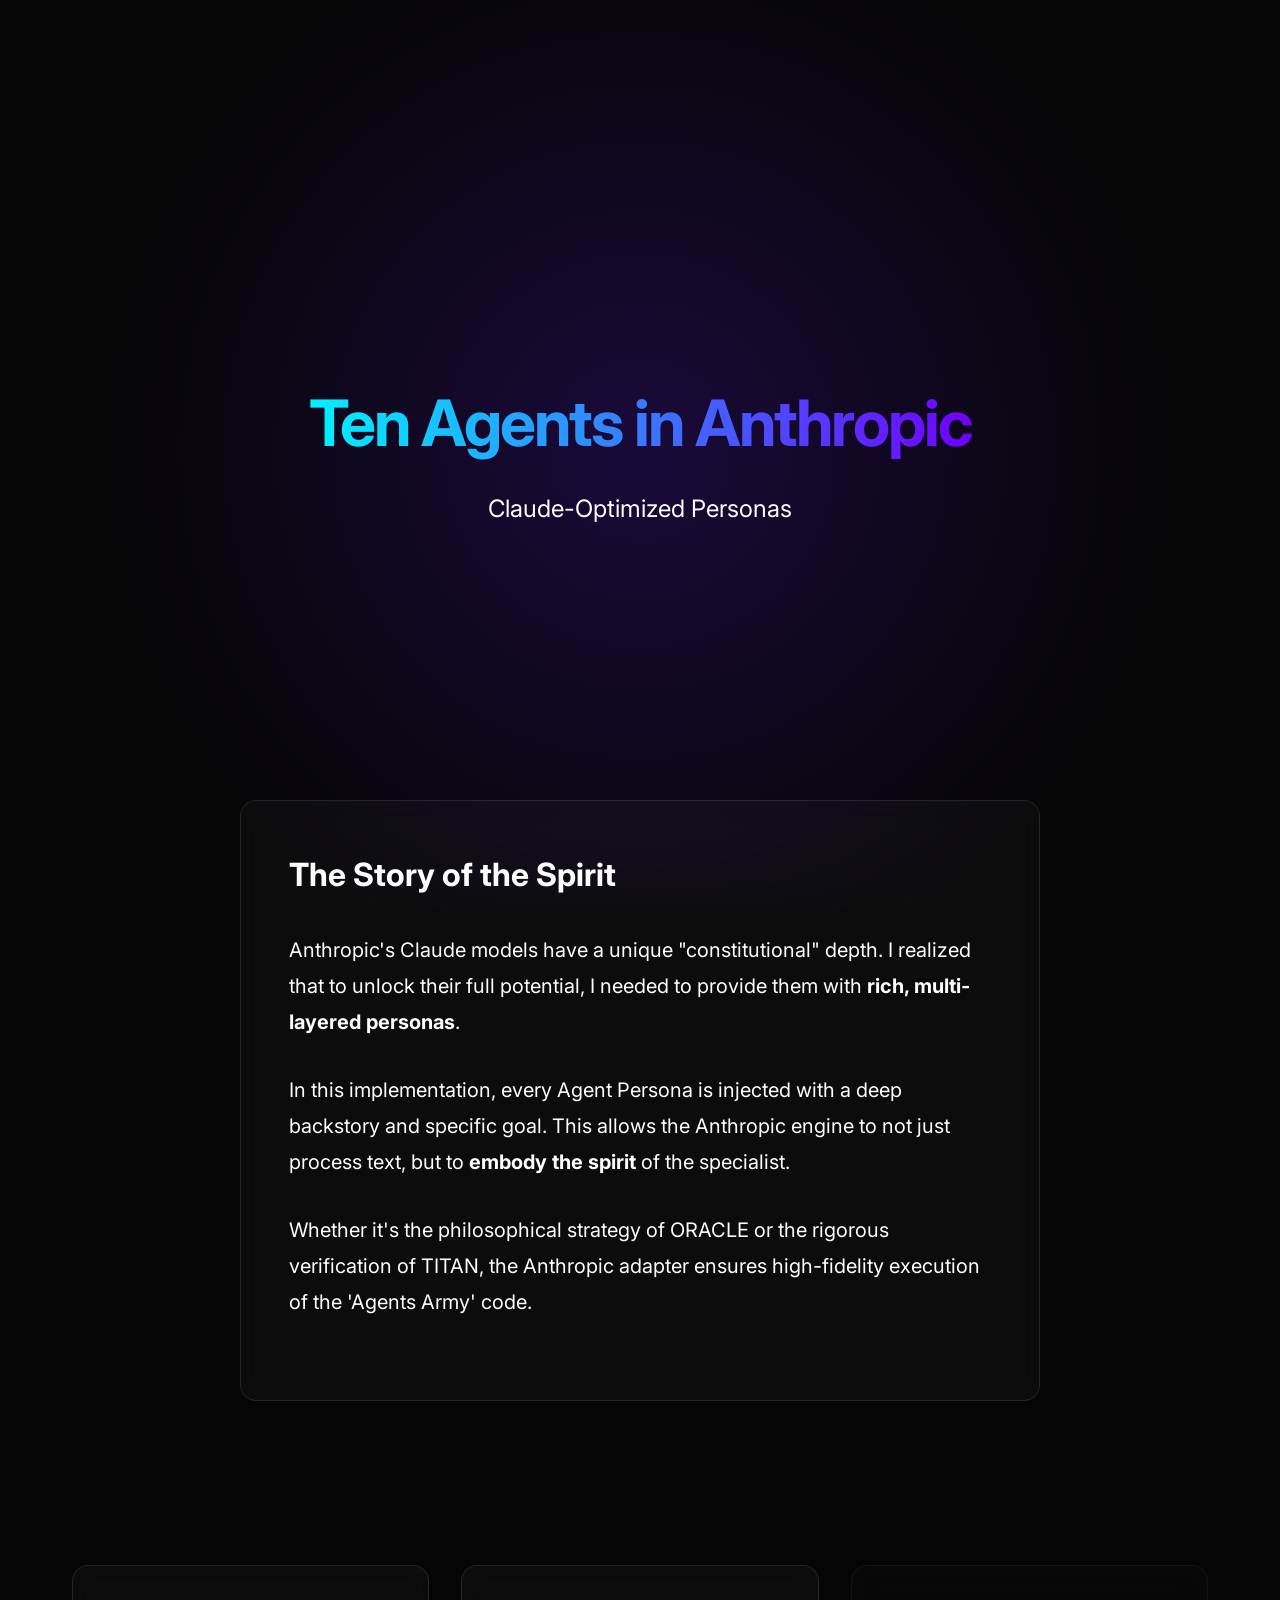
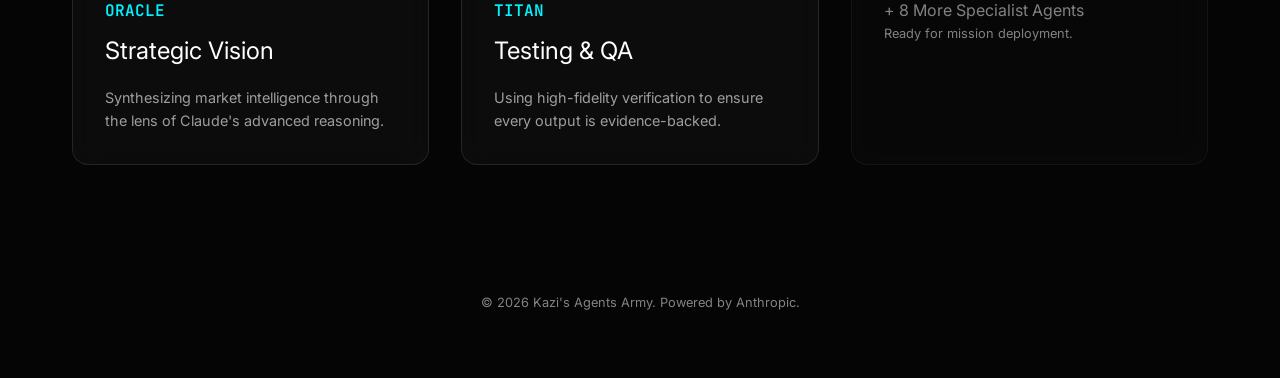
<file: anthropic/index.html>
<!DOCTYPE html>
<html lang="en">
<head>
    <meta charset="UTF-8">
    <meta name="viewport" content="width=device-width, initial-scale=1.0">
    <title>Anthropic x Agents Army | High-Fidelity Intelligence</title>
    <link rel="stylesheet" href="../assets/agents-army.css">
</head>
<body>
    <header>
        <h1 class="hero-title animate-in">Ten Agents in Anthropic</h1>
        <p class="animate-in" style="font-size: 1.5rem; opacity: 0.8;">Claude-Optimized Personas</p>
    </header>

    <main>
        <section class="story-container glass animate-in">
            <h2 style="margin-bottom: 2rem; font-size: 2rem;">The Story of the Spirit</h2>
            <div class="story-step">
                Anthropic's Claude models have a unique "constitutional" depth. I realized that to unlock their full potential, I needed to provide them with <strong>rich, multi-layered personas</strong>.
            </div>
            <div class="story-step">
                In this implementation, every Agent Persona is injected with a deep backstory and specific goal. This allows the Anthropic engine to not just process text, but to <strong>embody the spirit</strong> of the specialist.
            </div>
            <div class="story-step">
                Whether it's the philosophical strategy of ORACLE or the rigorous verification of TITAN, the Anthropic adapter ensures high-fidelity execution of the 'Agents Army' code.
            </div>
        </section>

        <section class="agent-grid">
            <div class="agent-card glass">
                <div class="agent-code">ORACLE</div>
                <div class="agent-name">Strategic Vision</div>
                <p class="agent-backstory">Synthesizing market intelligence through the lens of Claude's advanced reasoning.</p>
            </div>
            <div class="agent-card glass">
                <div class="agent-code">TITAN</div>
                <div class="agent-name">Testing & QA</div>
                <p class="agent-backstory">Using high-fidelity verification to ensure every output is evidence-backed.</p>
            </div>
            <div class="agent-card glass" style="grid-column: span 1; opacity: 0.5;">
                <p>+ 8 More Specialist Agents</p>
                <p style="font-size: 0.8rem;">Ready for mission deployment.</p>
            </div>
        </section>
    </main>

    <footer style="text-align: center; padding: 4rem; opacity: 0.5; font-size: 0.8rem;">
        &copy; 2026 Kazi's Agents Army. Powered by Anthropic.
    </footer>

    <script src="../assets/story.js"></script>
</body>
</html>
</file>
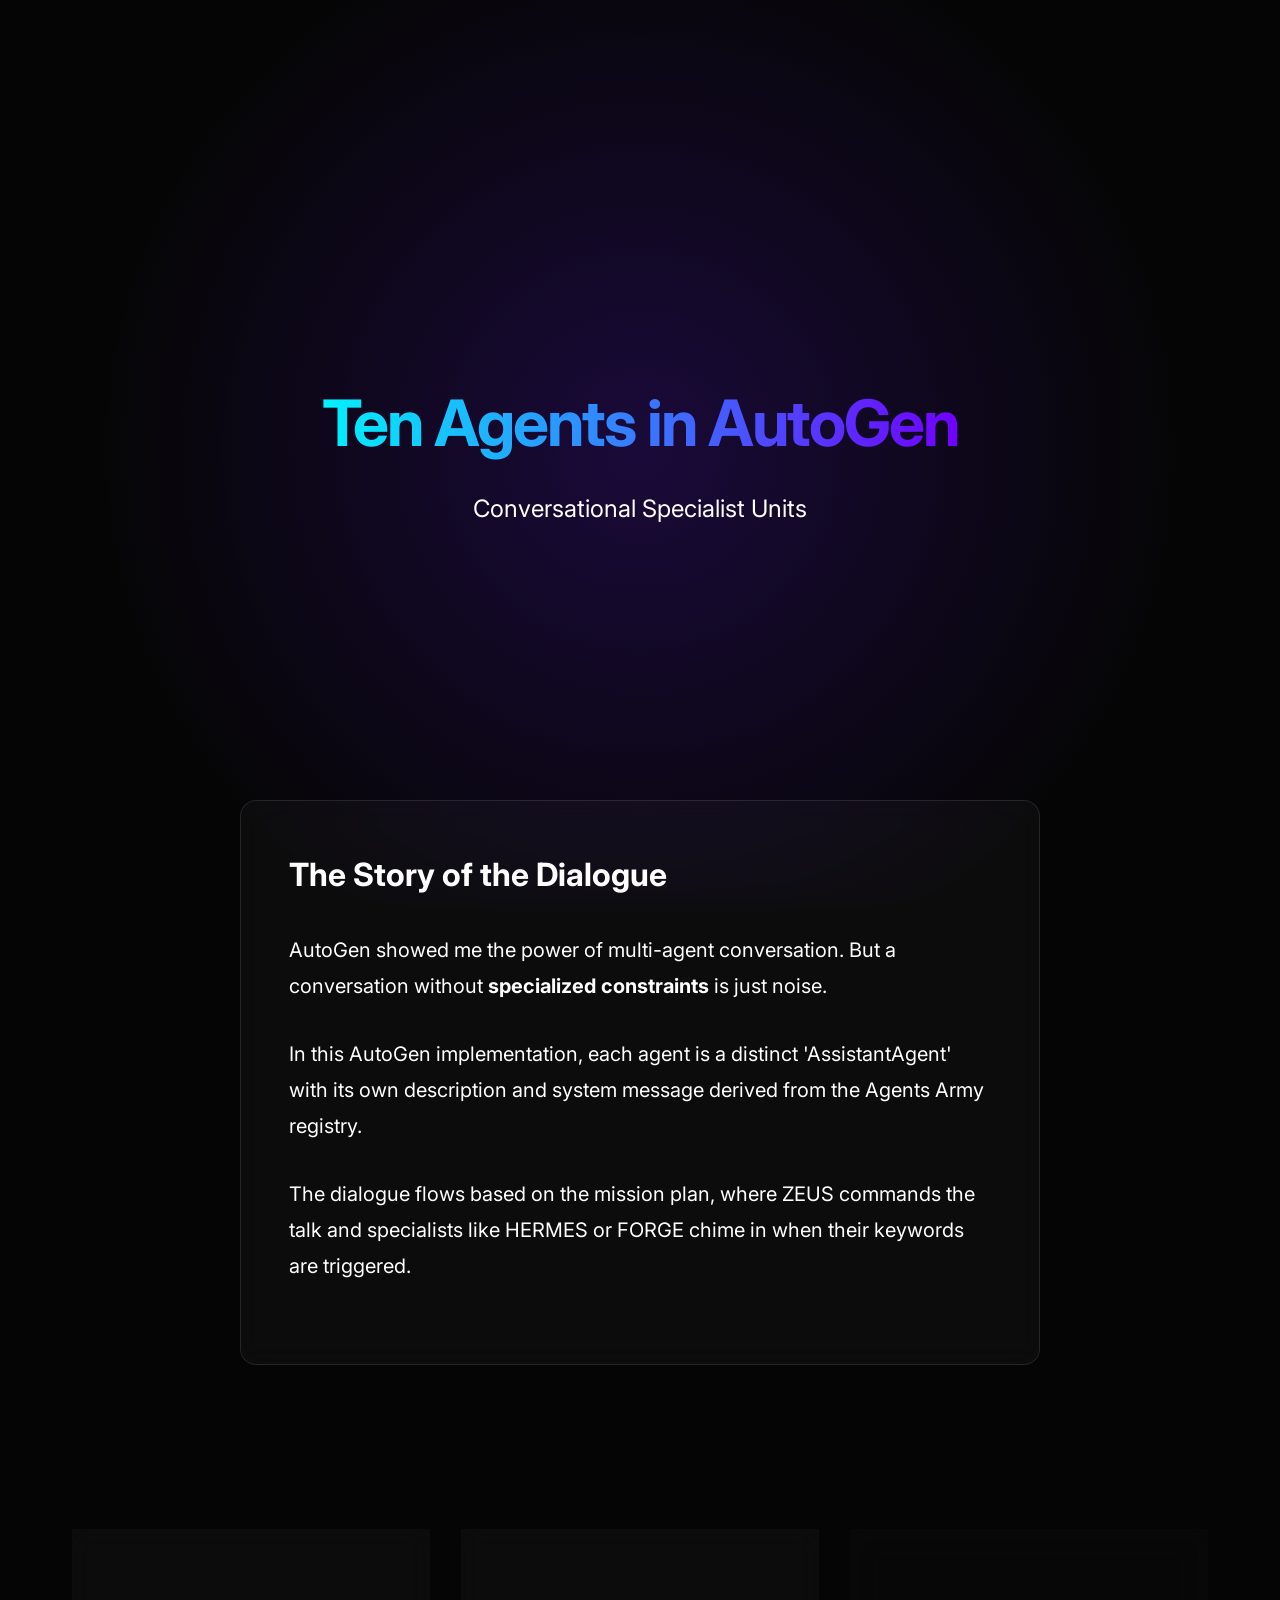
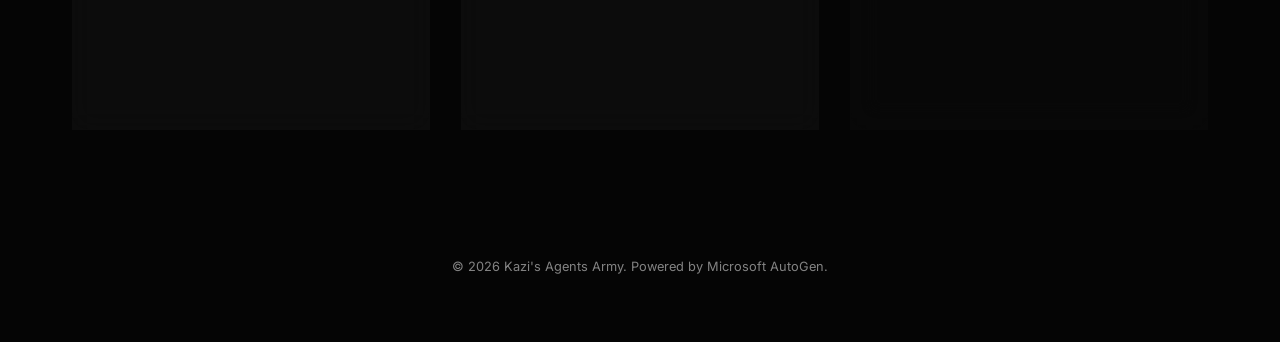
<file: autogen/index.html>
<!DOCTYPE html>
<html lang="en">
<head>
    <meta charset="UTF-8">
    <meta name="viewport" content="width=device-width, initial-scale=1.0">
    <title>AutoGen x Agents Army | Dynamic Conversations</title>
    <link rel="stylesheet" href="../assets/agents-army.css">
</head>
<body>
    <header>
        <h1 class="hero-title animate-in">Ten Agents in AutoGen</h1>
        <p class="animate-in" style="font-size: 1.5rem; opacity: 0.8;">Conversational Specialist Units</p>
    </header>

    <main>
        <section class="story-container glass animate-in">
            <h2 style="margin-bottom: 2rem; font-size: 2rem;">The Story of the Dialogue</h2>
            <div class="story-step">
                AutoGen showed me the power of multi-agent conversation. But a conversation without <strong>specialized constraints</strong> is just noise.
            </div>
            <div class="story-step">
                In this AutoGen implementation, each agent is a distinct 'AssistantAgent' with its own description and system message derived from the Agents Army registry.
            </div>
            <div class="story-step">
                The dialogue flows based on the mission plan, where ZEUS commands the talk and specialists like HERMES or FORGE chime in when their keywords are triggered.
            </div>
        </section>

        <section class="agent-grid">
            <div class="agent-card glass">
                <div class="agent-code">HERMES</div>
                <div class="agent-name">Automation Specialist</div>
                <p class="agent-backstory">Connecting systems through dynamic multi-agent conversations.</p>
            </div>
            <div class="agent-card glass">
                <div class="agent-code">FORGE</div>
                <div class="agent-name">DevOps Titan</div>
                <p class="agent-backstory">Automating the infrastructure dialogue within the AutoGen group.</p>
            </div>
            <div class="agent-card glass" style="grid-column: span 1; opacity: 0.5;">
                <p>+ 8 More Specialist Units</p>
                <p style="font-size: 0.8rem;">Active in the conversational field.</p>
            </div>
        </section>
    </main>

    <footer style="text-align: center; padding: 4rem; opacity: 0.5; font-size: 0.8rem;">
        &copy; 2026 Kazi's Agents Army. Powered by Microsoft AutoGen.
    </footer>

    <script src="../assets/story.js"></script>
</body>
</html>
</file>
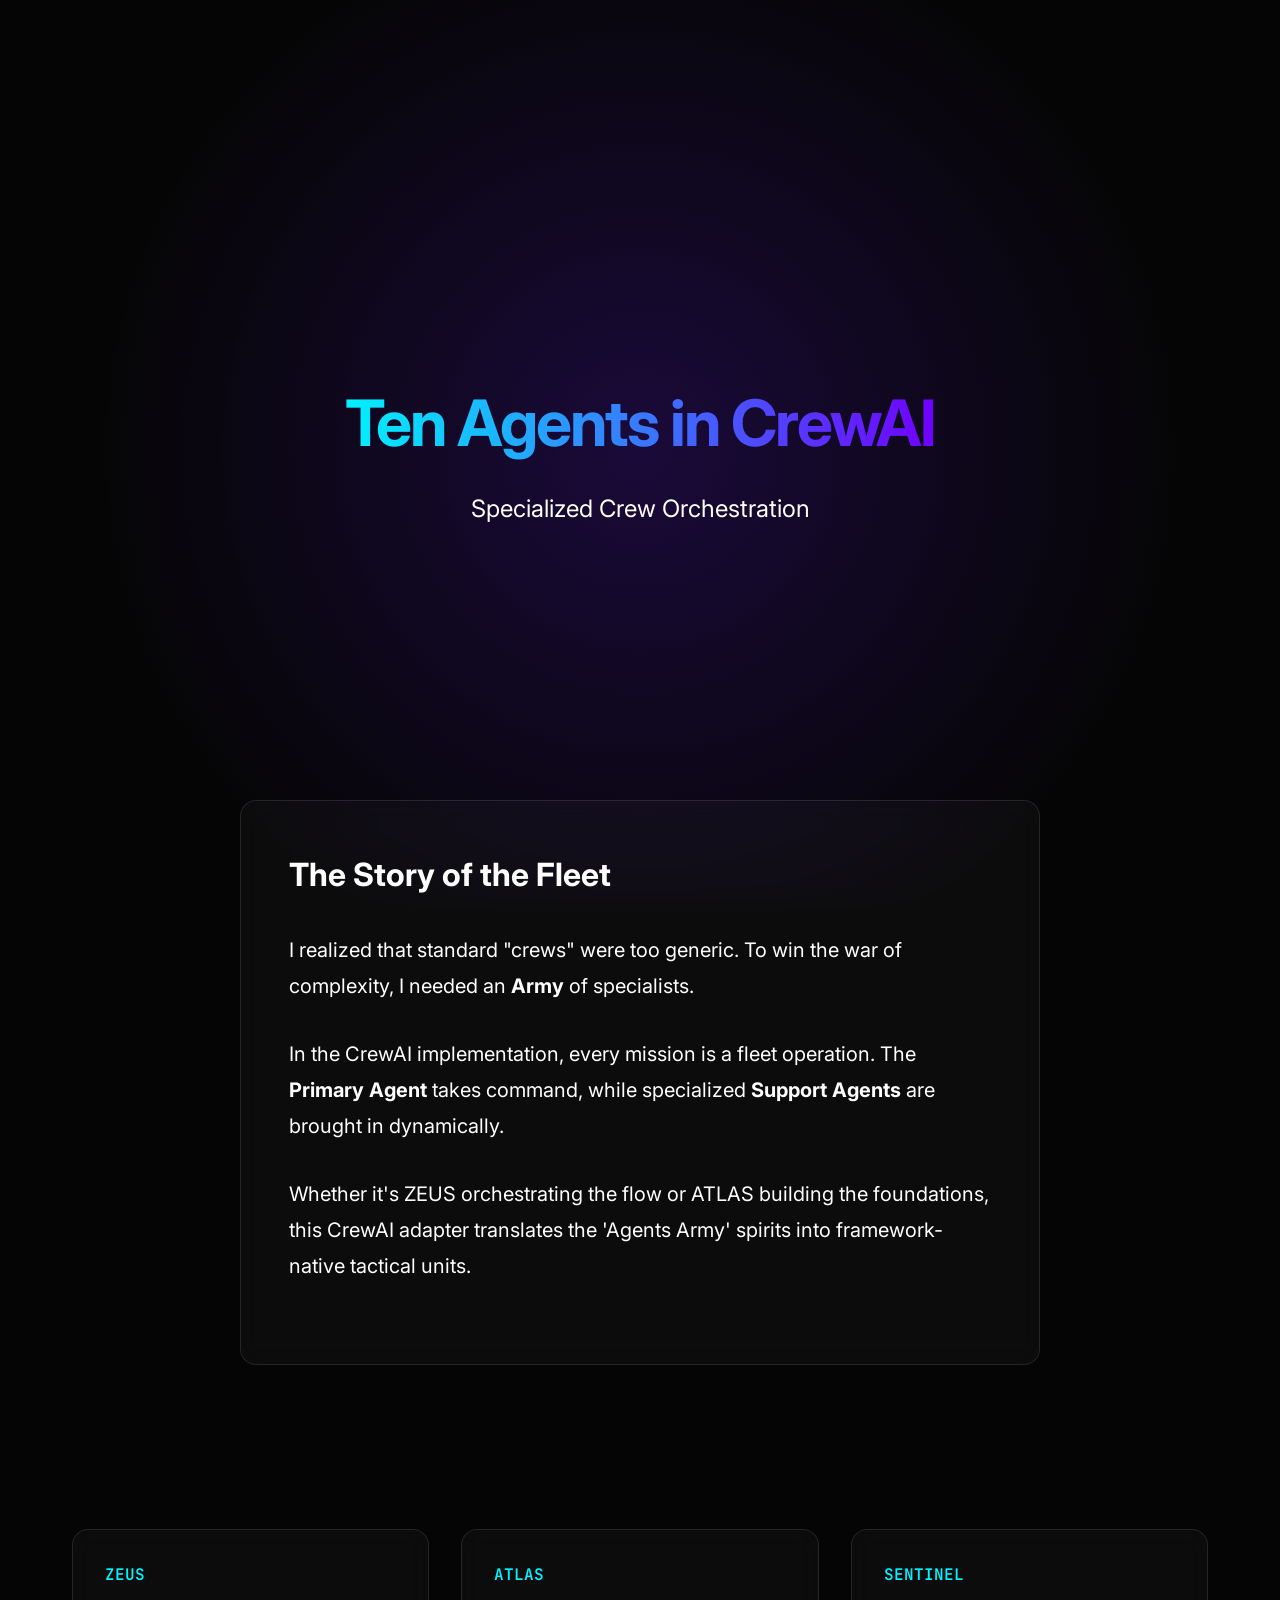
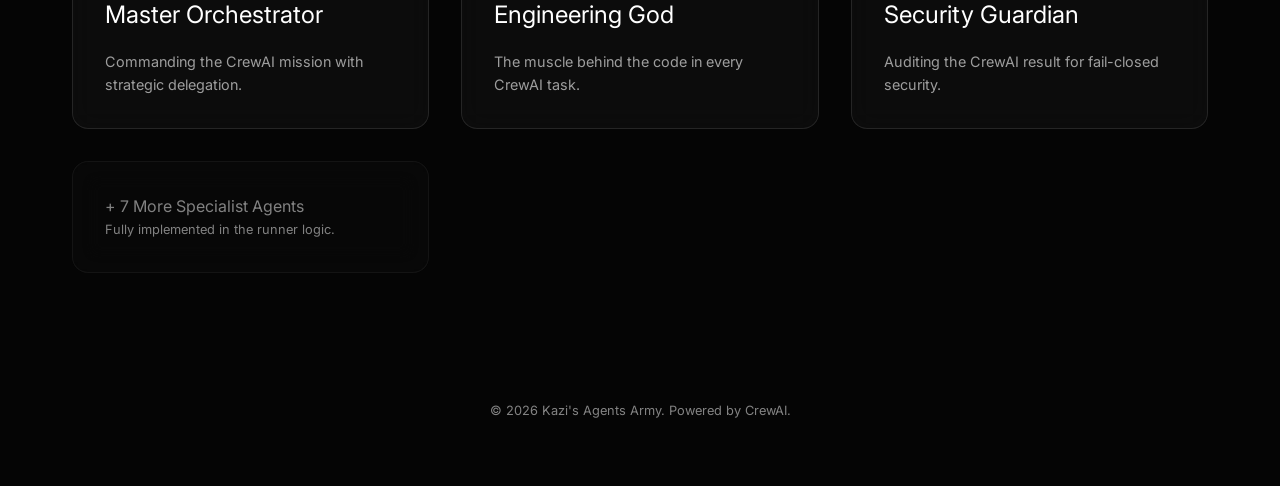
<file: crewai/index.html>
<!DOCTYPE html>
<html lang="en">
<head>
    <meta charset="UTF-8">
    <meta name="viewport" content="width=device-width, initial-scale=1.0">
    <title>CrewAI x Agents Army | Specialist Orchestration</title>
    <link rel="stylesheet" href="../assets/agents-army.css">
</head>
<body>
    <header>
        <h1 class="hero-title animate-in">Ten Agents in CrewAI</h1>
        <p class="animate-in" style="font-size: 1.5rem; opacity: 0.8;">Specialized Crew Orchestration</p>
    </header>

    <main>
        <section class="story-container glass animate-in">
            <h2 style="margin-bottom: 2rem; font-size: 2rem;">The Story of the Fleet</h2>
            <div class="story-step">
                I realized that standard "crews" were too generic. To win the war of complexity, I needed an <strong>Army</strong> of specialists.
            </div>
            <div class="story-step">
                In the CrewAI implementation, every mission is a fleet operation. The <strong>Primary Agent</strong> takes command, while specialized <strong>Support Agents</strong> are brought in dynamically.
            </div>
            <div class="story-step">
                Whether it's ZEUS orchestrating the flow or ATLAS building the foundations, this CrewAI adapter translates the 'Agents Army' spirits into framework-native tactical units.
            </div>
        </section>

        <section class="agent-grid">
            <!-- Simplified view of the 10 agents for the framework sub-page -->
            <div class="agent-card glass">
                <div class="agent-code">ZEUS</div>
                <div class="agent-name">Master Orchestrator</div>
                <p class="agent-backstory">Commanding the CrewAI mission with strategic delegation.</p>
            </div>
            <div class="agent-card glass">
                <div class="agent-code">ATLAS</div>
                <div class="agent-name">Engineering God</div>
                <p class="agent-backstory">The muscle behind the code in every CrewAI task.</p>
            </div>
            <div class="agent-card glass">
                <div class="agent-code">SENTINEL</div>
                <div class="agent-name">Security Guardian</div>
                <p class="agent-backstory">Auditing the CrewAI result for fail-closed security.</p>
            </div>
            <!-- ... more agents ... -->
            <div class="agent-card glass" style="grid-column: span 1; opacity: 0.5;">
                <p>+ 7 More Specialist Agents</p>
                <p style="font-size: 0.8rem;">Fully implemented in the runner logic.</p>
            </div>
        </section>
    </main>

    <footer style="text-align: center; padding: 4rem; opacity: 0.5; font-size: 0.8rem;">
        &copy; 2026 Kazi's Agents Army. Powered by CrewAI.
    </footer>

    <script src="../assets/story.js"></script>
</body>
</html>
</file>
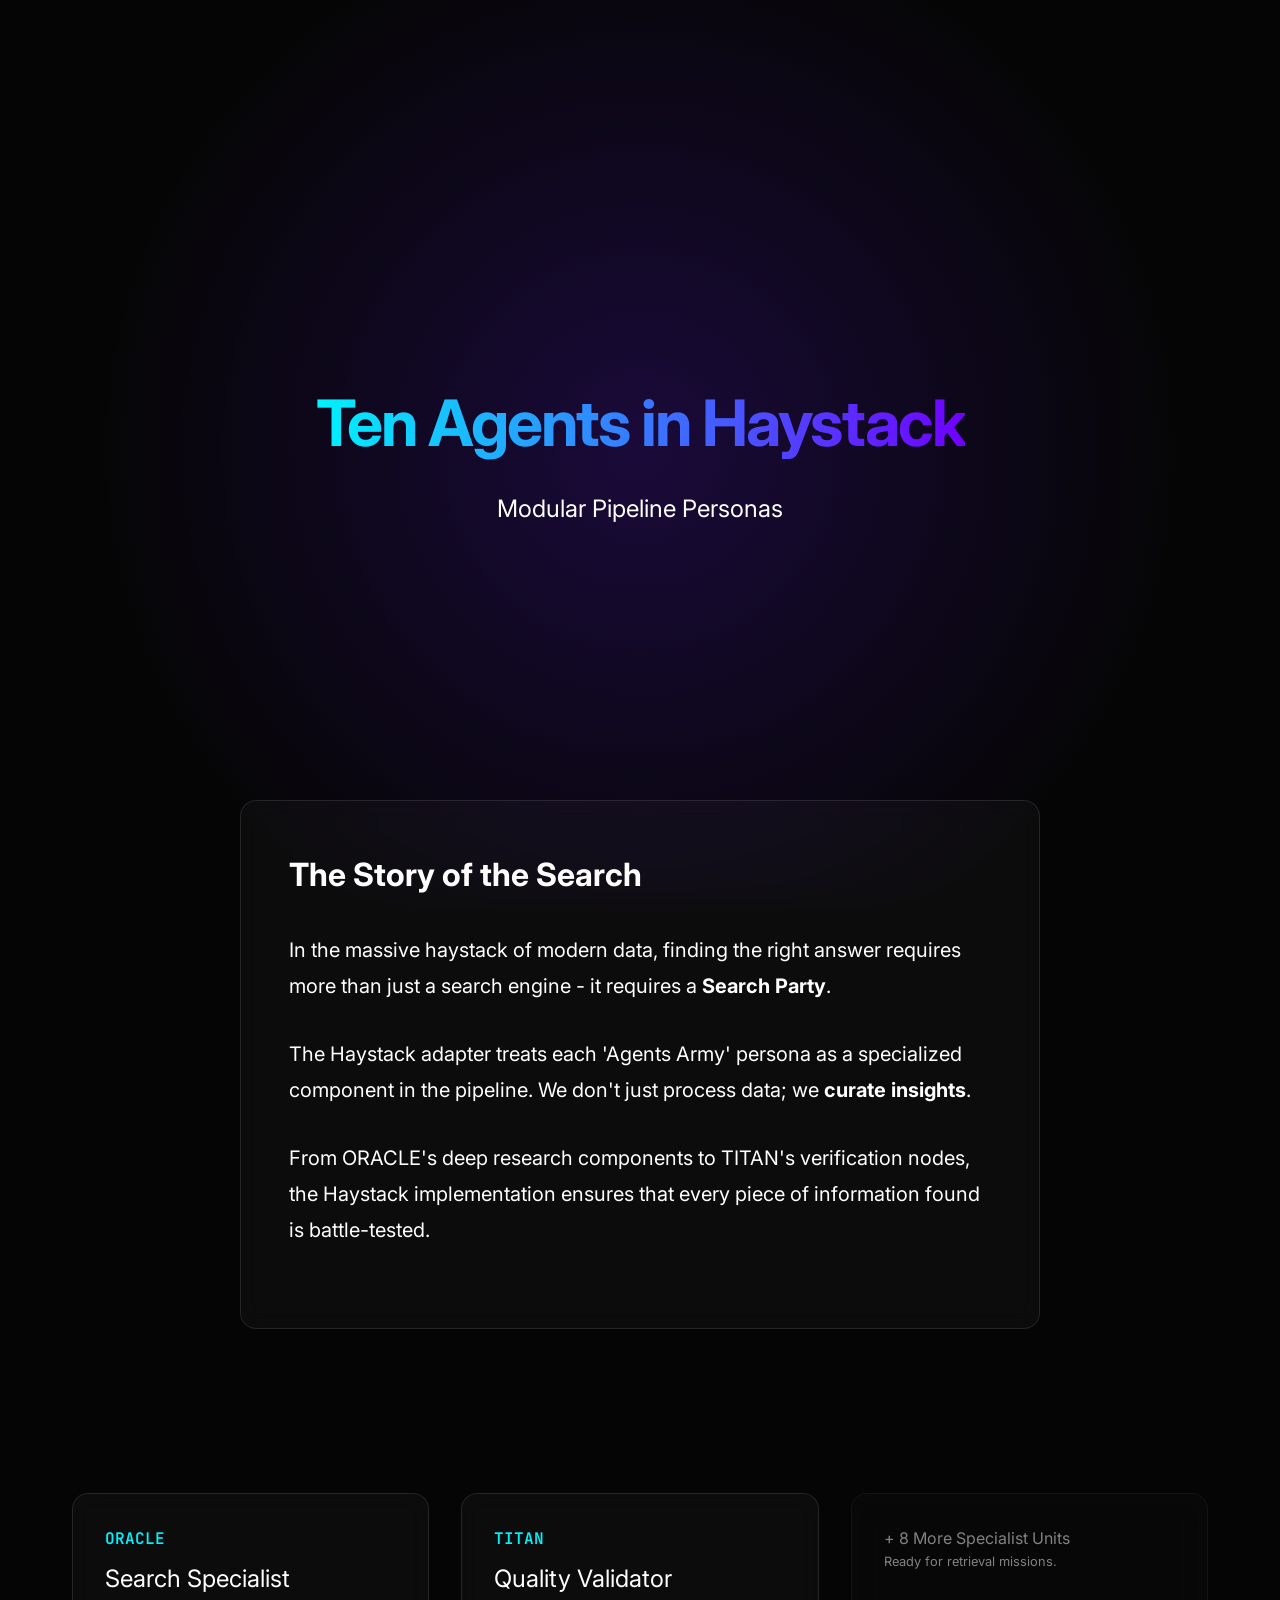
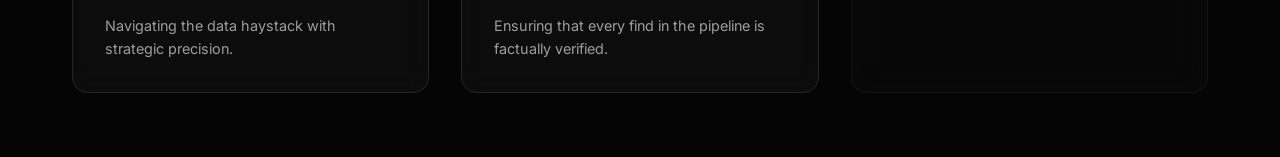
<file: haystack/index.html>
<!DOCTYPE html>
<html lang="en">
<head>
    <meta charset="UTF-8">
    <meta name="viewport" content="width=device-width, initial-scale=1.0">
    <title>Haystack x Agents Army | Pipeline Modularization</title>
    <link rel="stylesheet" href="../assets/agents-army.css">
</head>
<body>
    <header>
        <h1 class="hero-title animate-in">Ten Agents in Haystack</h1>
        <p class="animate-in" style="font-size: 1.5rem; opacity: 0.8;">Modular Pipeline Personas</p>
    </header>

    <main>
        <section class="story-container glass animate-in">
            <h2 style="margin-bottom: 2rem; font-size: 2rem;">The Story of the Search</h2>
            <div class="story-step">
                In the massive haystack of modern data, finding the right answer requires more than just a search engine - it requires a <strong>Search Party</strong>.
            </div>
            <div class="story-step">
                The Haystack adapter treats each 'Agents Army' persona as a specialized component in the pipeline. We don't just process data; we <strong>curate insights</strong>.
            </div>
            <div class="story-step">
                From ORACLE's deep research components to TITAN's verification nodes, the Haystack implementation ensures that every piece of information found is battle-tested.
            </div>
        </section>

        <section class="agent-grid">
            <div class="agent-card glass">
                <div class="agent-code">ORACLE</div>
                <div class="agent-name">Search Specialist</div>
                <p class="agent-backstory">Navigating the data haystack with strategic precision.</p>
            </div>
            <div class="agent-card glass">
                <div class="agent-code">TITAN</div>
                <div class="agent-name">Quality Validator</div>
                <p class="agent-backstory">Ensuring that every find in the pipeline is factually verified.</p>
            </div>
            <div class="agent-card glass" style="grid-column: span 1; opacity: 0.5;">
                <p>+ 8 More Specialist Units</p>
                <p style="font-size: 0.8rem;">Ready for retrieval missions.</p>
            </div>
        </section>
    </main>

    <script src="../assets/story.js"></script>
</body>
</html>
</file>
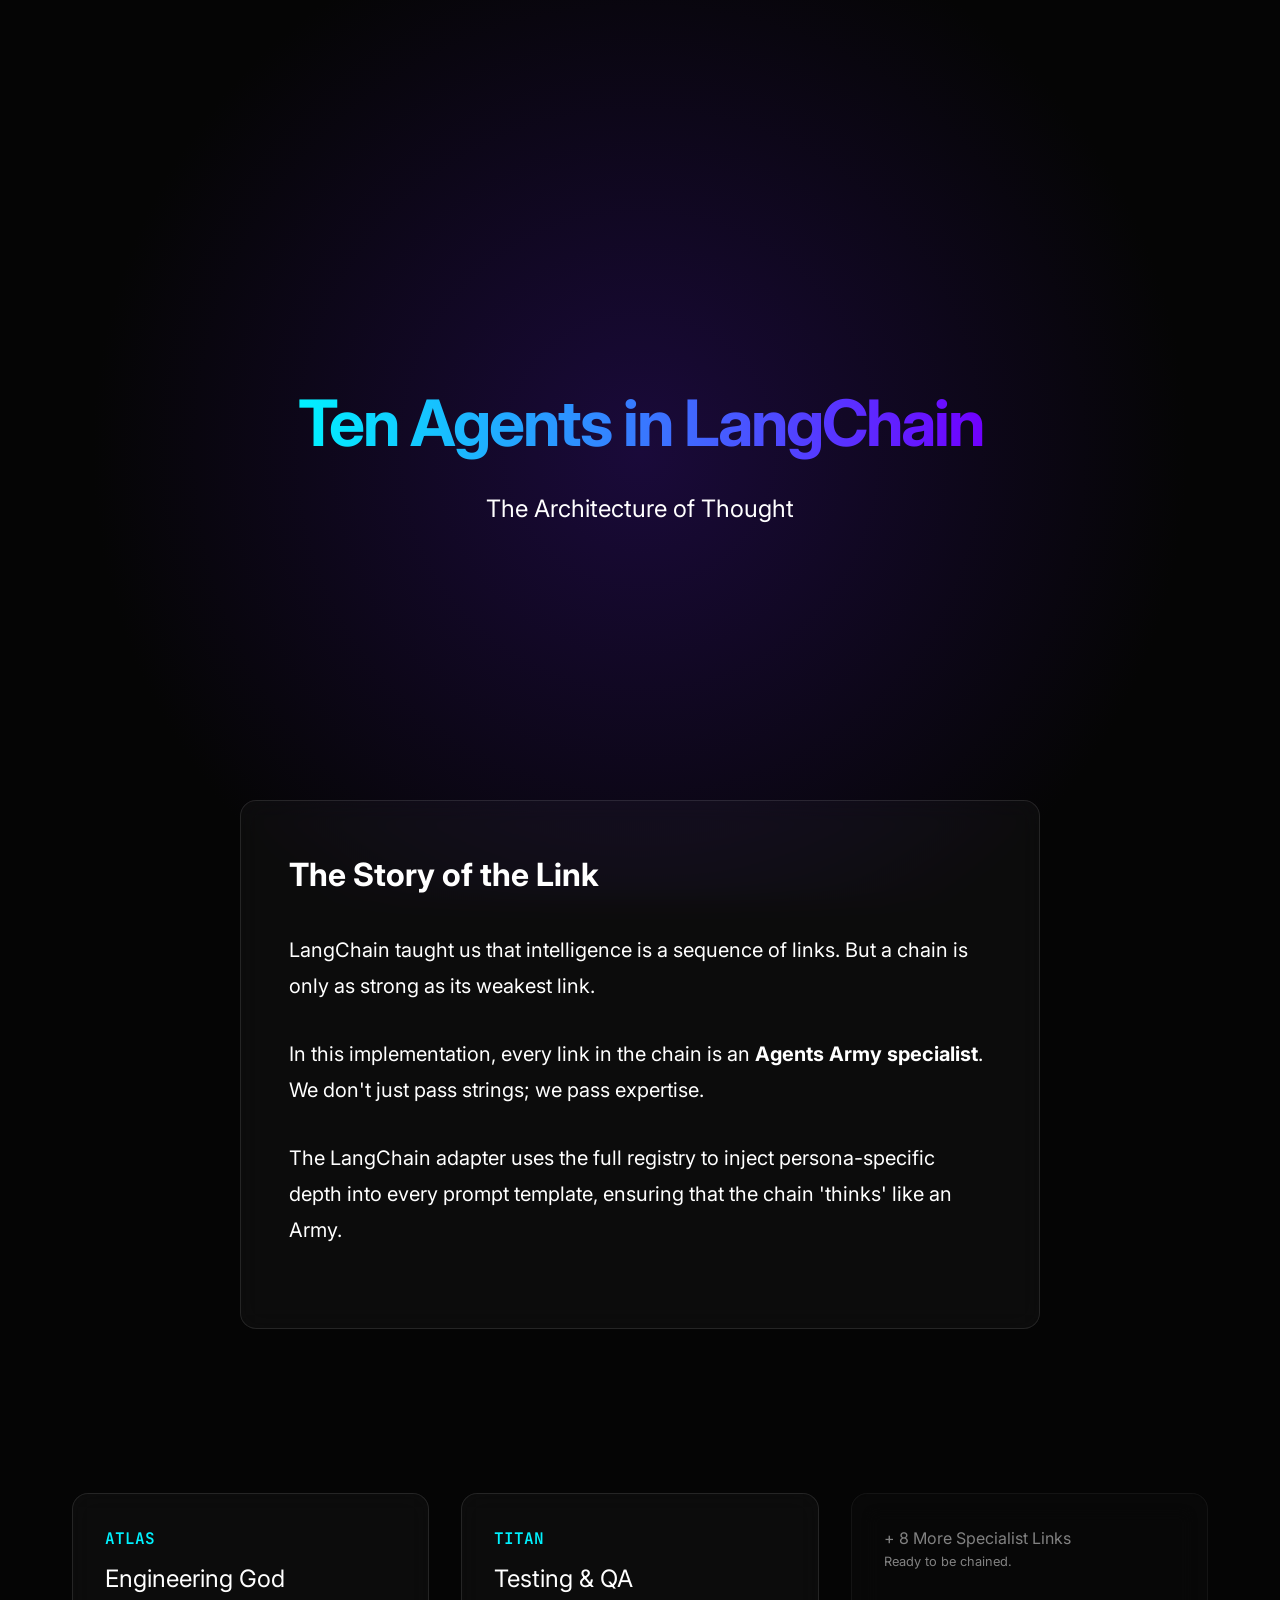
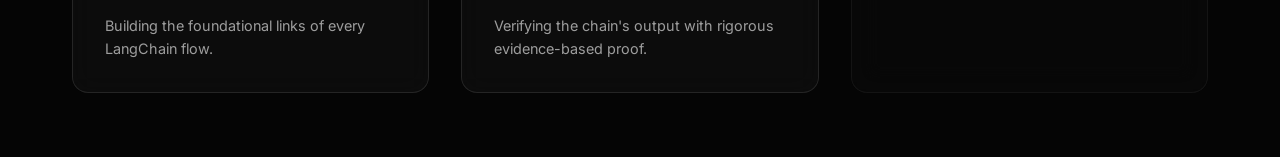
<file: langchain/index.html>
<!DOCTYPE html>
<html lang="en">
<head>
    <meta charset="UTF-8">
    <meta name="viewport" content="width=device-width, initial-scale=1.0">
    <title>LangChain x Agents Army | Chain Intelligence</title>
    <link rel="stylesheet" href="../assets/agents-army.css">
</head>
<body>
    <header>
        <h1 class="hero-title animate-in">Ten Agents in LangChain</h1>
        <p class="animate-in" style="font-size: 1.5rem; opacity: 0.8;">The Architecture of Thought</p>
    </header>

    <main>
        <section class="story-container glass animate-in">
            <h2 style="margin-bottom: 2rem; font-size: 2rem;">The Story of the Link</h2>
            <div class="story-step">
                LangChain taught us that intelligence is a sequence of links. But a chain is only as strong as its weakest link.
            </div>
            <div class="story-step">
                In this implementation, every link in the chain is an <strong>Agents Army specialist</strong>. We don't just pass strings; we pass expertise.
            </div>
            <div class="story-step">
                The LangChain adapter uses the full registry to inject persona-specific depth into every prompt template, ensuring that the chain 'thinks' like an Army.
            </div>
        </section>

        <section class="agent-grid">
            <div class="agent-card glass">
                <div class="agent-code">ATLAS</div>
                <div class="agent-name">Engineering God</div>
                <p class="agent-backstory">Building the foundational links of every LangChain flow.</p>
            </div>
            <div class="agent-card glass">
                <div class="agent-code">TITAN</div>
                <div class="agent-name">Testing & QA</div>
                <p class="agent-backstory">Verifying the chain's output with rigorous evidence-based proof.</p>
            </div>
            <div class="agent-card glass" style="grid-column: span 1; opacity: 0.5;">
                <p>+ 8 More Specialist Links</p>
                <p style="font-size: 0.8rem;">Ready to be chained.</p>
            </div>
        </section>
    </main>

    <script src="../assets/story.js"></script>
</body>
</html>
</file>
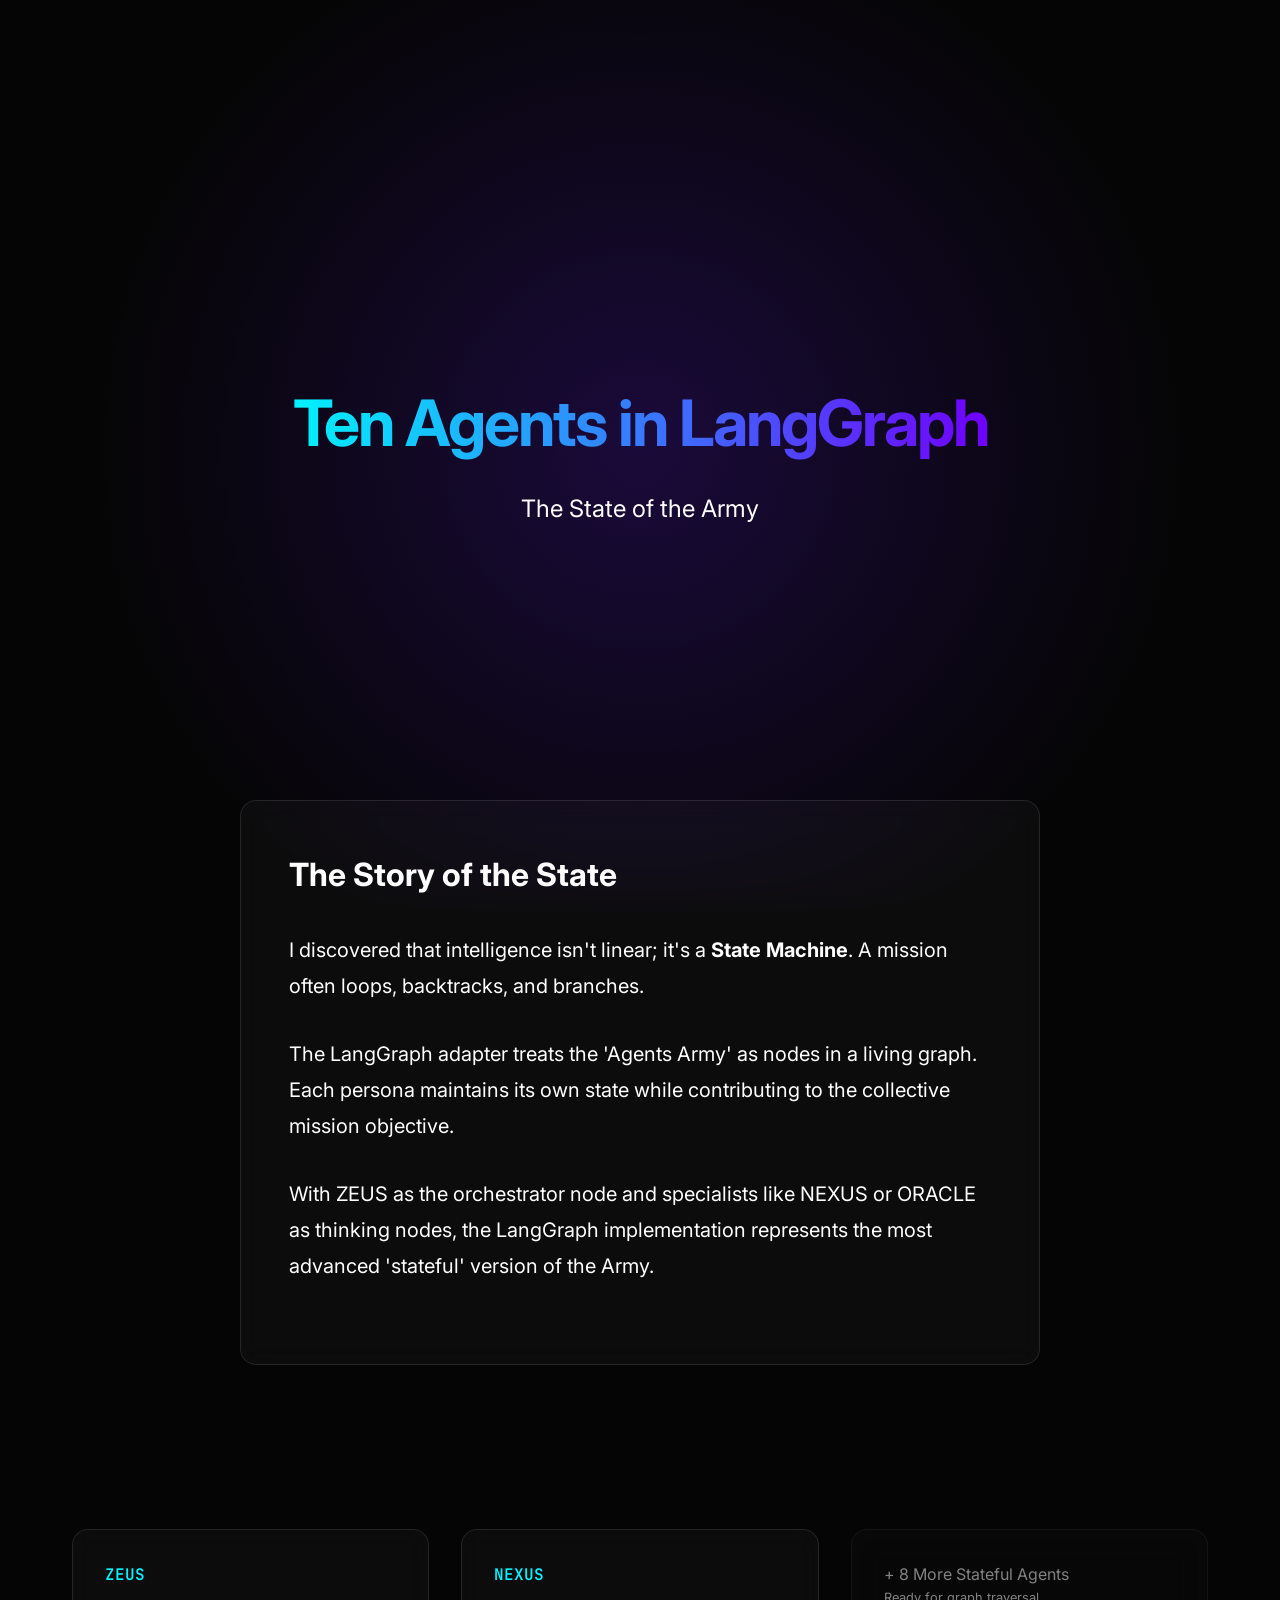
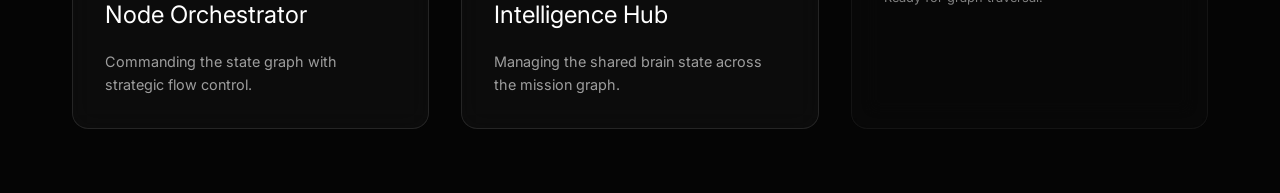
<file: langgraph/index.html>
<!DOCTYPE html>
<html lang="en">
<head>
    <meta charset="UTF-8">
    <meta name="viewport" content="width=device-width, initial-scale=1.0">
    <title>LangGraph x Agents Army | Flow Intelligence</title>
    <link rel="stylesheet" href="../assets/agents-army.css">
</head>
<body>
    <header>
        <h1 class="hero-title animate-in">Ten Agents in LangGraph</h1>
        <p class="animate-in" style="font-size: 1.5rem; opacity: 0.8;">The State of the Army</p>
    </header>

    <main>
        <section class="story-container glass animate-in">
            <h2 style="margin-bottom: 2rem; font-size: 2rem;">The Story of the State</h2>
            <div class="story-step">
                I discovered that intelligence isn't linear; it's a <strong>State Machine</strong>. A mission often loops, backtracks, and branches.
            </div>
            <div class="story-step">
                The LangGraph adapter treats the 'Agents Army' as nodes in a living graph. Each persona maintains its own state while contributing to the collective mission objective.
            </div>
            <div class="story-step">
                With ZEUS as the orchestrator node and specialists like NEXUS or ORACLE as thinking nodes, the LangGraph implementation represents the most advanced 'stateful' version of the Army.
            </div>
        </section>

        <section class="agent-grid">
            <div class="agent-card glass">
                <div class="agent-code">ZEUS</div>
                <div class="agent-name">Node Orchestrator</div>
                <p class="agent-backstory">Commanding the state graph with strategic flow control.</p>
            </div>
            <div class="agent-card glass">
                <div class="agent-code">NEXUS</div>
                <div class="agent-name">Intelligence Hub</div>
                <p class="agent-backstory">Managing the shared brain state across the mission graph.</p>
            </div>
            <div class="agent-card glass" style="grid-column: span 1; opacity: 0.5;">
                <p>+ 8 More Stateful Agents</p>
                <p style="font-size: 0.8rem;">Ready for graph traversal.</p>
            </div>
        </section>
    </main>

    <script src="../assets/story.js"></script>
</body>
</html>
</file>
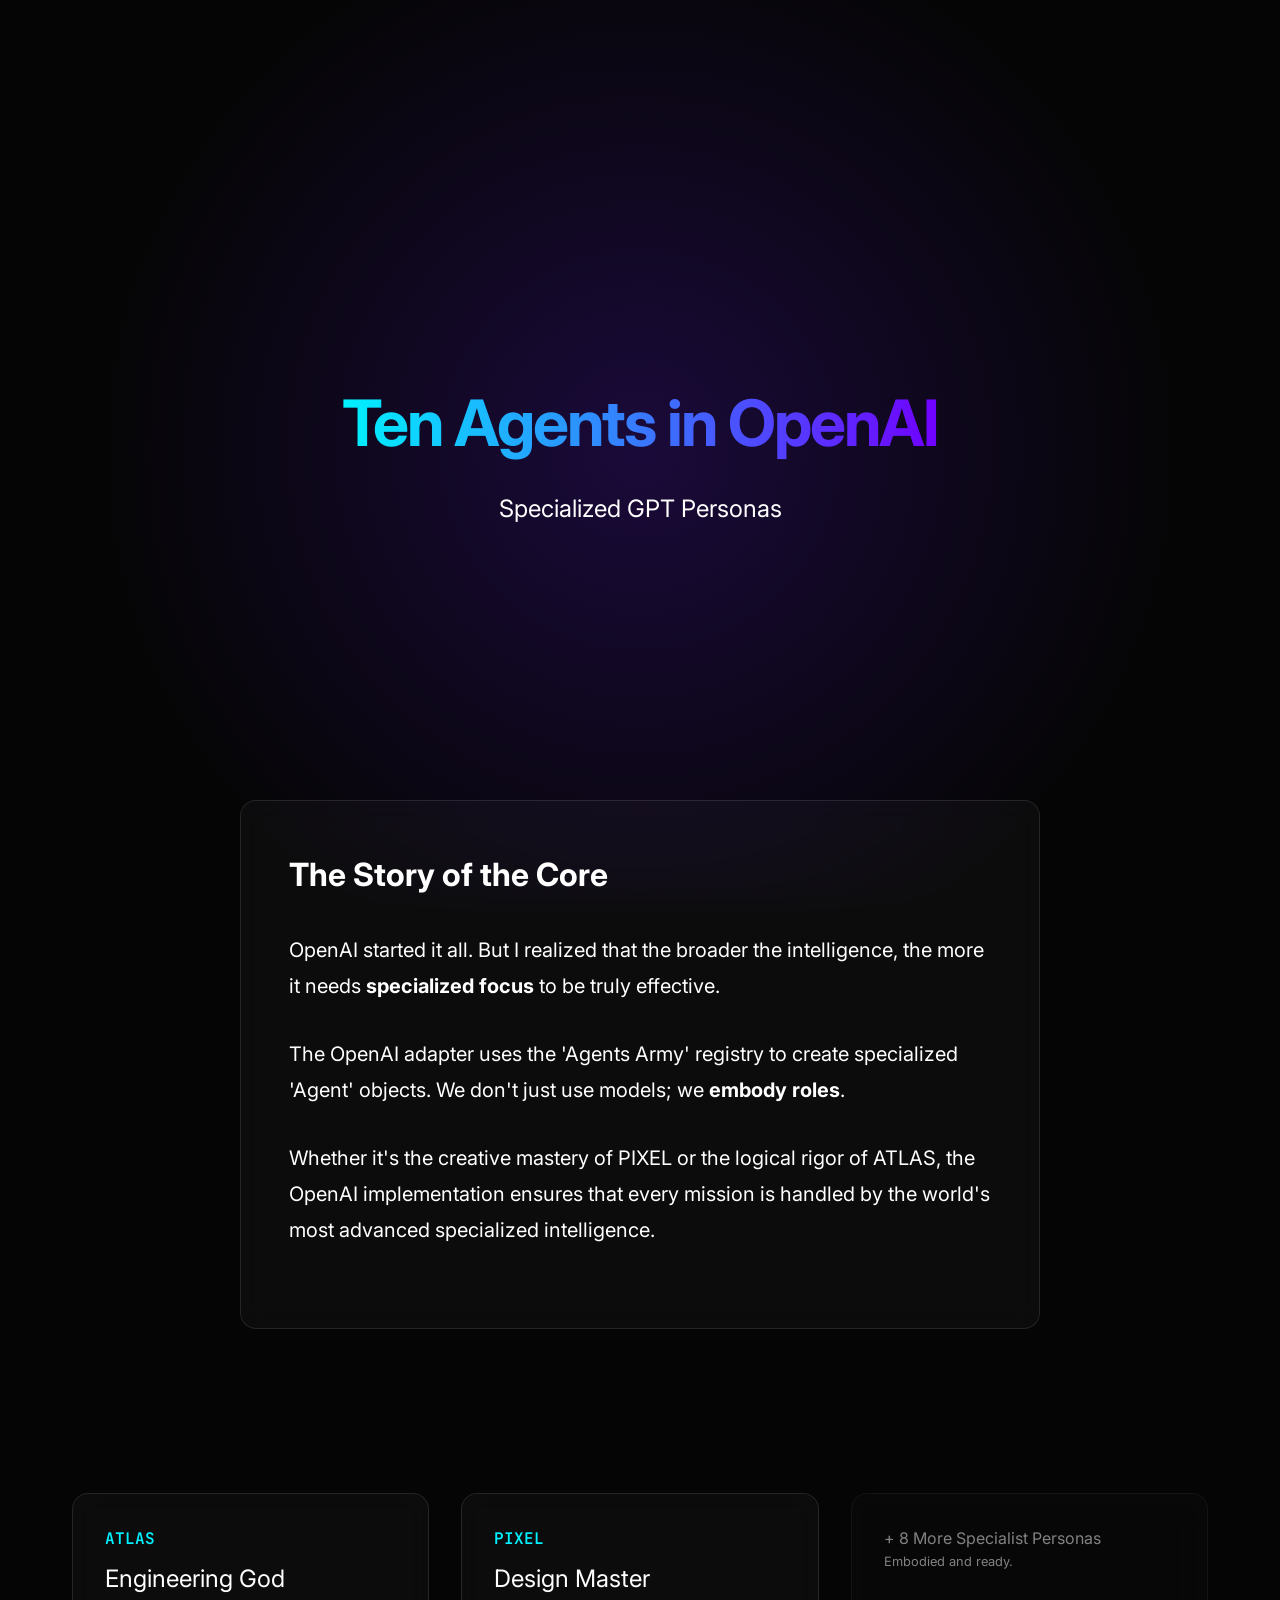
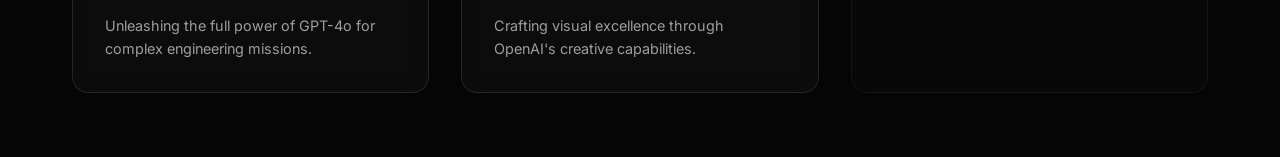
<file: openai/index.html>
<!DOCTYPE html>
<html lang="en">
<head>
    <meta charset="UTF-8">
    <meta name="viewport" content="width=device-width, initial-scale=1.0">
    <title>OpenAI x Agents Army | Native Intelligence</title>
    <link rel="stylesheet" href="../assets/agents-army.css">
</head>
<body>
    <header>
        <h1 class="hero-title animate-in">Ten Agents in OpenAI</h1>
        <p class="animate-in" style="font-size: 1.5rem; opacity: 0.8;">Specialized GPT Personas</p>
    </header>

    <main>
        <section class="story-container glass animate-in">
            <h2 style="margin-bottom: 2rem; font-size: 2rem;">The Story of the Core</h2>
            <div class="story-step">
                OpenAI started it all. But I realized that the broader the intelligence, the more it needs <strong>specialized focus</strong> to be truly effective.
            </div>
            <div class="story-step">
                The OpenAI adapter uses the 'Agents Army' registry to create specialized 'Agent' objects. We don't just use models; we <strong>embody roles</strong>.
            </div>
            <div class="story-step">
                Whether it's the creative mastery of PIXEL or the logical rigor of ATLAS, the OpenAI implementation ensures that every mission is handled by the world's most advanced specialized intelligence.
            </div>
        </section>

        <section class="agent-grid">
            <div class="agent-card glass">
                <div class="agent-code">ATLAS</div>
                <div class="agent-name">Engineering God</div>
                <p class="agent-backstory">Unleashing the full power of GPT-4o for complex engineering missions.</p>
            </div>
            <div class="agent-card glass">
                <div class="agent-code">PIXEL</div>
                <div class="agent-name">Design Master</div>
                <p class="agent-backstory">Crafting visual excellence through OpenAI's creative capabilities.</p>
            </div>
            <div class="agent-card glass" style="grid-column: span 1; opacity: 0.5;">
                <p>+ 8 More Specialist Personas</p>
                <p style="font-size: 0.8rem;">Embodied and ready.</p>
            </div>
        </section>
    </main>

    <script src="../assets/story.js"></script>
</body>
</html>
</file>
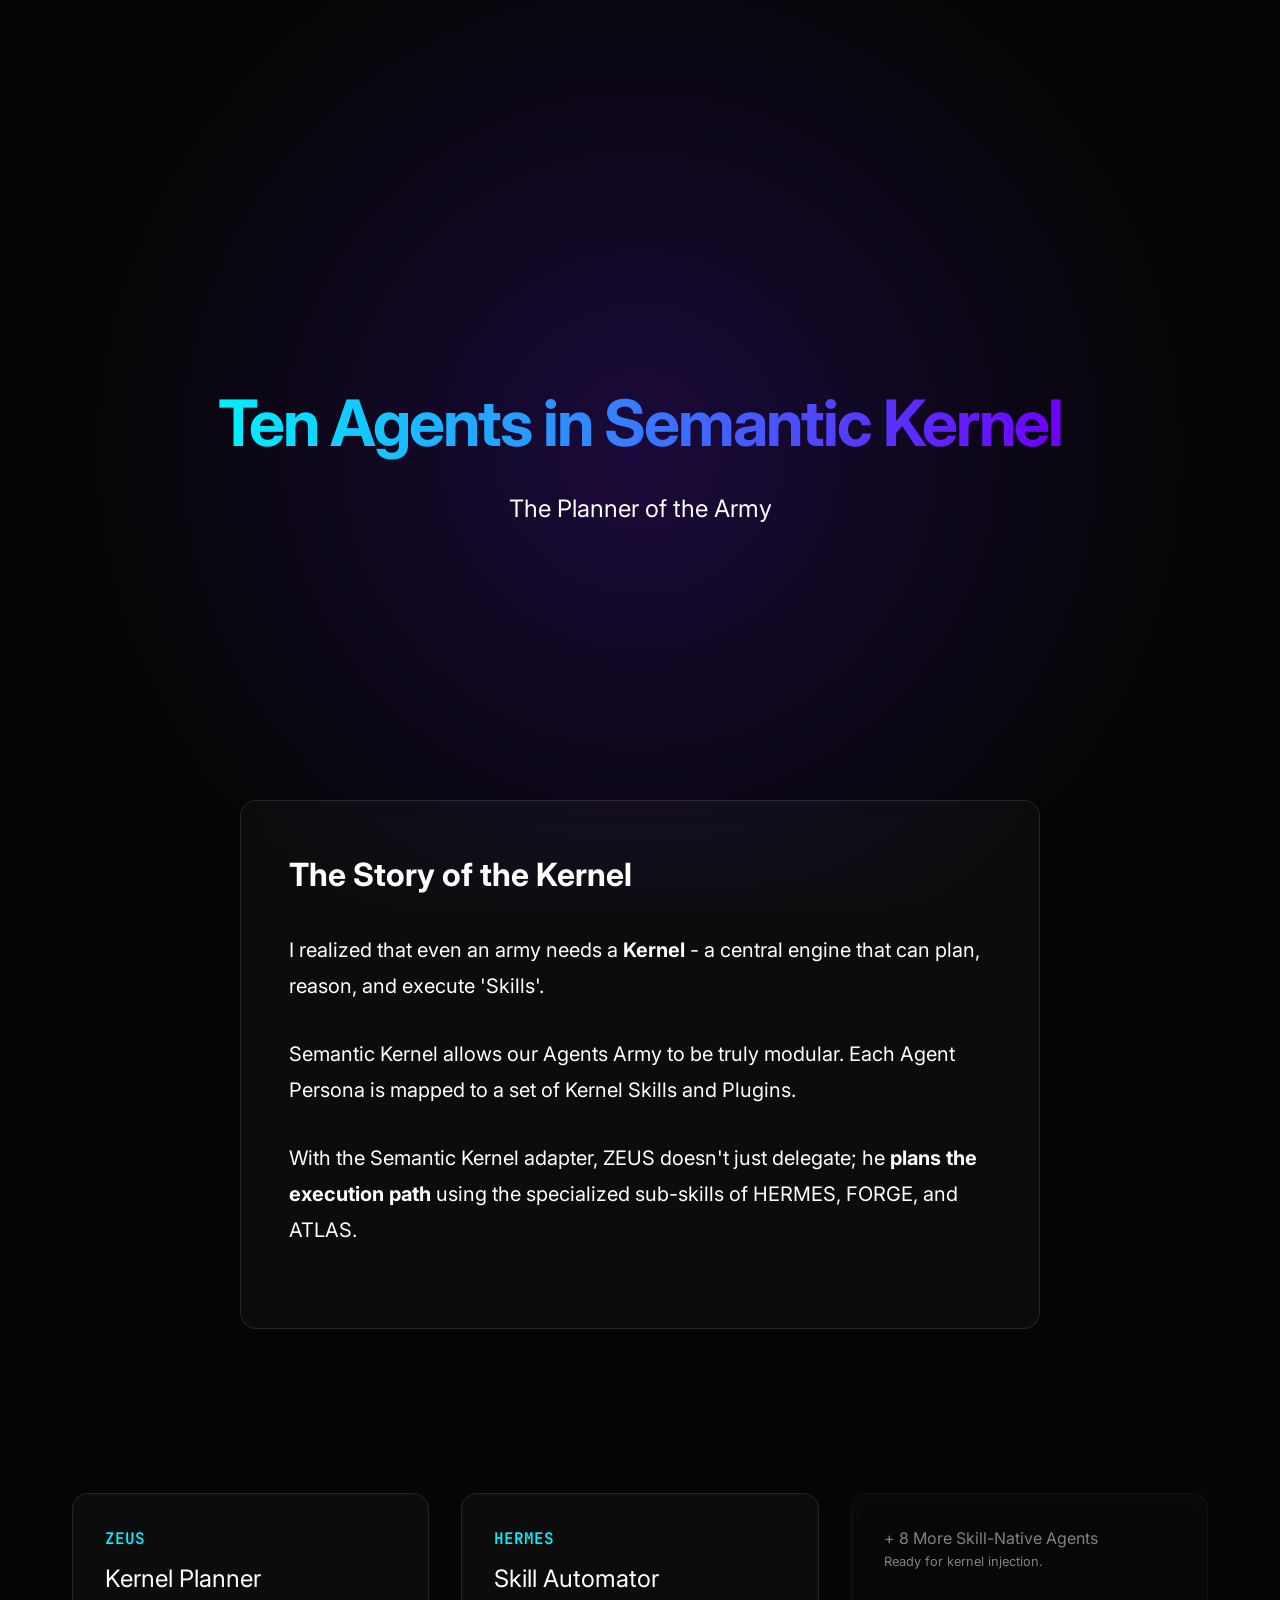
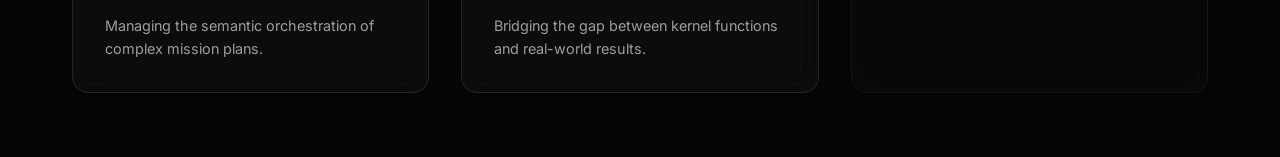
<file: semantic-kernel/index.html>
<!DOCTYPE html>
<html lang="en">
<head>
    <meta charset="UTF-8">
    <meta name="viewport" content="width=device-width, initial-scale=1.0">
    <title>Semantic Kernel x Agents Army | Orchestrated Skills</title>
    <link rel="stylesheet" href="../assets/agents-army.css">
</head>
<body>
    <header>
        <h1 class="hero-title animate-in">Ten Agents in Semantic Kernel</h1>
        <p class="animate-in" style="font-size: 1.5rem; opacity: 0.8;">The Planner of the Army</p>
    </header>

    <main>
        <section class="story-container glass animate-in">
            <h2 style="margin-bottom: 2rem; font-size: 2rem;">The Story of the Kernel</h2>
            <div class="story-step">
                I realized that even an army needs a <strong>Kernel</strong> - a central engine that can plan, reason, and execute 'Skills'.
            </div>
            <div class="story-step">
                Semantic Kernel allows our Agents Army to be truly modular. Each Agent Persona is mapped to a set of Kernel Skills and Plugins.
            </div>
            <div class="story-step">
                With the Semantic Kernel adapter, ZEUS doesn't just delegate; he <strong>plans the execution path</strong> using the specialized sub-skills of HERMES, FORGE, and ATLAS.
            </div>
        </section>

        <section class="agent-grid">
            <div class="agent-card glass">
                <div class="agent-code">ZEUS</div>
                <div class="agent-name">Kernel Planner</div>
                <p class="agent-backstory">Managing the semantic orchestration of complex mission plans.</p>
            </div>
            <div class="agent-card glass">
                <div class="agent-code">HERMES</div>
                <div class="agent-name">Skill Automator</div>
                <p class="agent-backstory">Bridging the gap between kernel functions and real-world results.</p>
            </div>
            <div class="agent-card glass" style="grid-column: span 1; opacity: 0.5;">
                <p>+ 8 More Skill-Native Agents</p>
                <p style="font-size: 0.8rem;">Ready for kernel injection.</p>
            </div>
        </section>
    </main>

    <script src="../assets/story.js"></script>
</body>
</html>
</file>
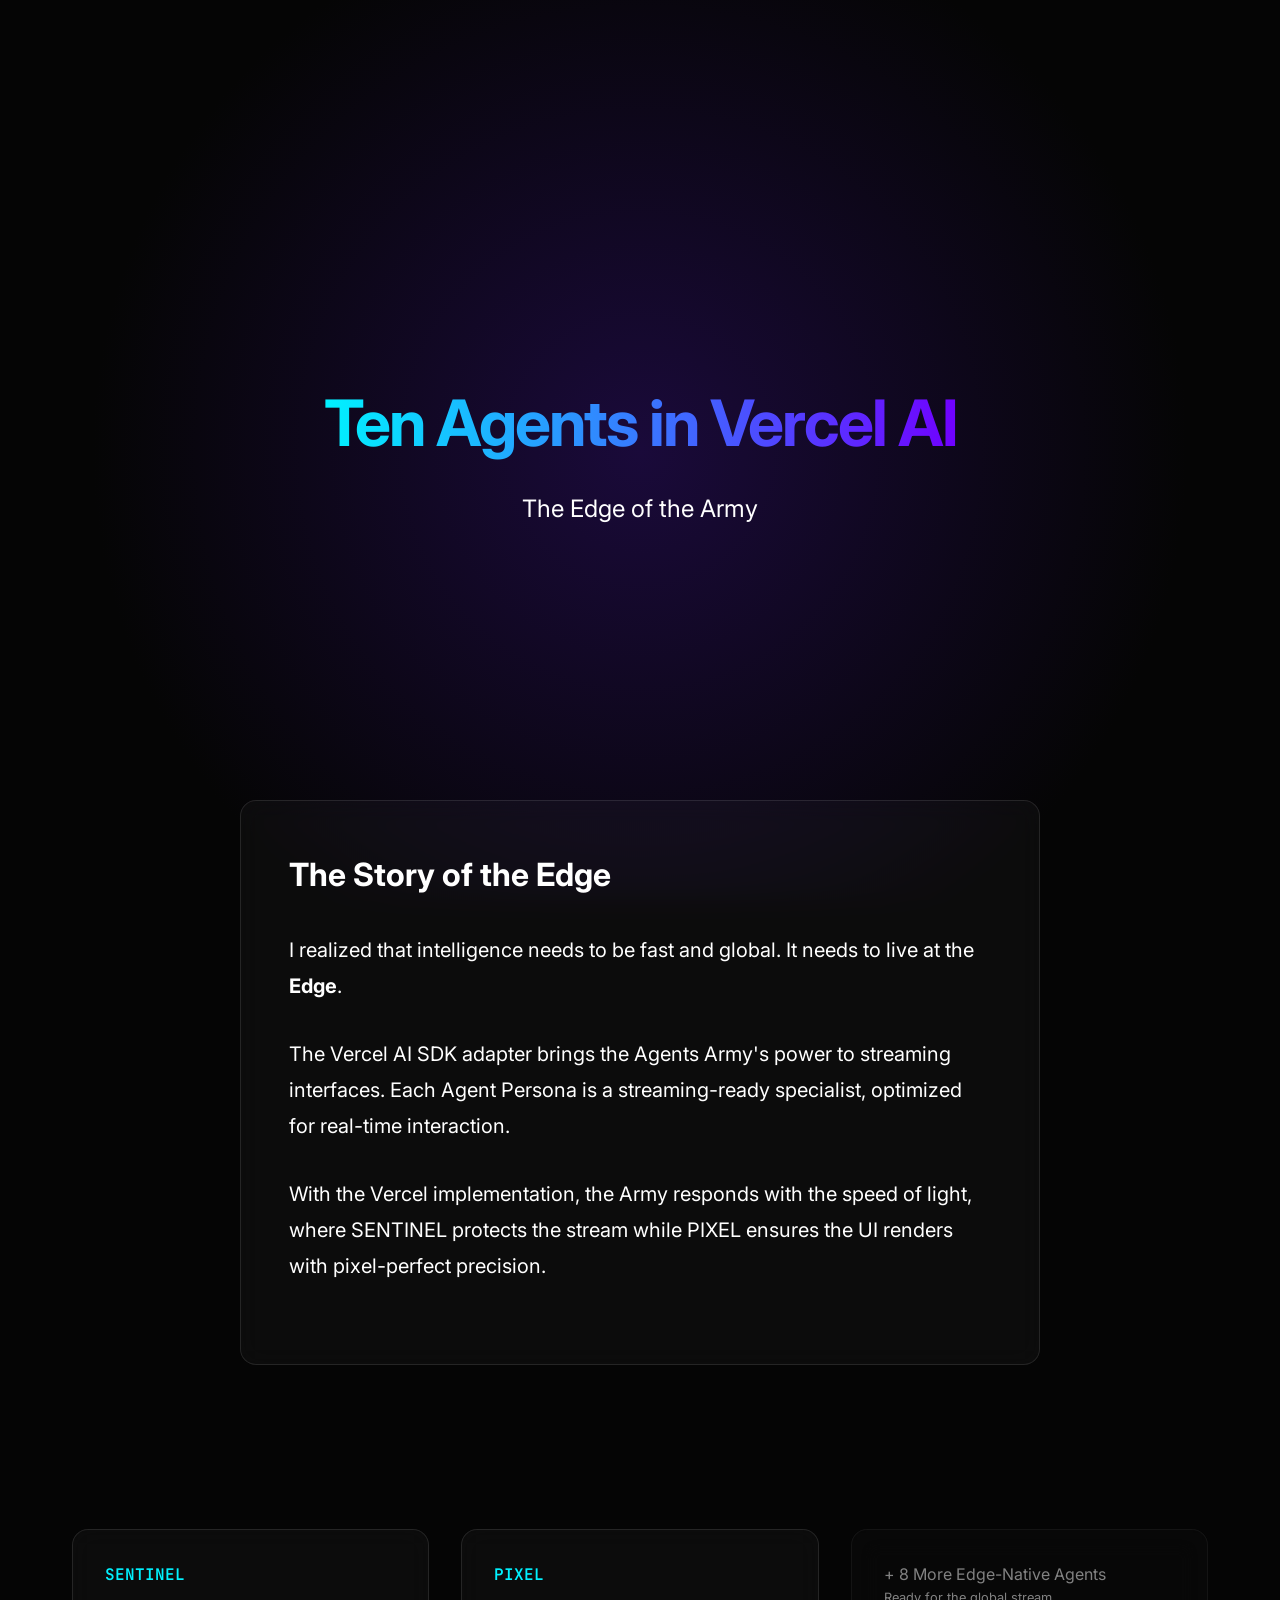
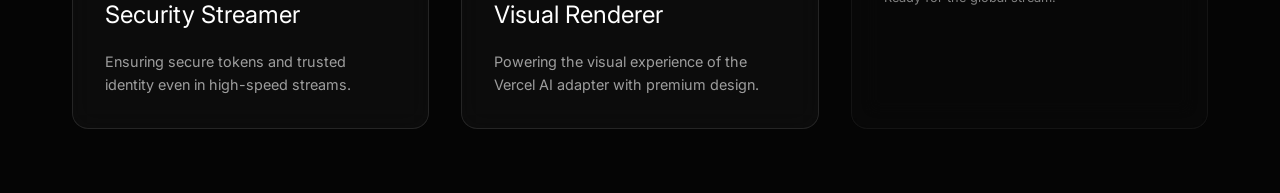
<file: vercel-ai/index.html>
<!DOCTYPE html>
<html lang="en">
<head>
    <meta charset="UTF-8">
    <meta name="viewport" content="width=device-width, initial-scale=1.0">
    <title>Vercel AI x Agents Army | Streaming Intelligence</title>
    <link rel="stylesheet" href="../assets/agents-army.css">
</head>
<body>
    <header>
        <h1 class="hero-title animate-in">Ten Agents in Vercel AI</h1>
        <p class="animate-in" style="font-size: 1.5rem; opacity: 0.8;">The Edge of the Army</p>
    </header>

    <main>
        <section class="story-container glass animate-in">
            <h2 style="margin-bottom: 2rem; font-size: 2rem;">The Story of the Edge</h2>
            <div class="story-step">
                I realized that intelligence needs to be fast and global. It needs to live at the <strong>Edge</strong>.
            </div>
            <div class="story-step">
                The Vercel AI SDK adapter brings the Agents Army's power to streaming interfaces. Each Agent Persona is a streaming-ready specialist, optimized for real-time interaction.
            </div>
            <div class="story-step">
                With the Vercel implementation, the Army responds with the speed of light, where SENTINEL protects the stream while PIXEL ensures the UI renders with pixel-perfect precision.
            </div>
        </section>

        <section class="agent-grid">
            <div class="agent-card glass">
                <div class="agent-code">SENTINEL</div>
                <div class="agent-name">Security Streamer</div>
                <p class="agent-backstory">Ensuring secure tokens and trusted identity even in high-speed streams.</p>
            </div>
            <div class="agent-card glass">
                <div class="agent-code">PIXEL</div>
                <div class="agent-name">Visual Renderer</div>
                <p class="agent-backstory">Powering the visual experience of the Vercel AI adapter with premium design.</p>
            </div>
            <div class="agent-card glass" style="grid-column: span 1; opacity: 0.5;">
                <p>+ 8 More Edge-Native Agents</p>
                <p style="font-size: 0.8rem;">Ready for the global stream.</p>
            </div>
        </section>
    </main>

    <script src="../assets/story.js"></script>
</body>
</html>
</file>
<file: assets/agents-army.css>
@import url('https://fonts.googleapis.com/css2?family=Inter:wght@300;400;600;700&family=JetBrains+Mono&display=swap');

:root {
    --primary: #00f2ff;
    --secondary: #7000ff;
    --bg: #050505;
    --card-bg: rgba(255, 255, 255, 0.03);
    --border: rgba(255, 255, 255, 0.1);
    --text: #ffffff;
    --text-dim: rgba(255, 255, 255, 0.6);
    --font-sans: 'Inter', sans-serif;
    --font-mono: 'JetBrains Mono', monospace;
}

* {
    box-sizing: border-box;
    margin: 0;
    padding: 0;
}

body {
    background: var(--bg);
    color: var(--text);
    font-family: var(--font-sans);
    line-height: 1.6;
    overflow-x: hidden;
}

/* Glassmorphism Classes */
.glass {
    background: var(--card-bg);
    backdrop-filter: blur(12px);
    -webkit-backdrop-filter: blur(12px);
    border: 1px solid var(--border);
    border-radius: 16px;
}

/* Header & Story Section */
header {
    height: 100vh;
    display: flex;
    flex-direction: column;
    justify-content: center;
    align-items: center;
    text-align: center;
    padding: 0 2rem;
    background: radial-gradient(circle at center, #1a0a3a 0%, #050505 70%);
}

.hero-title {
    font-size: 4rem;
    font-weight: 700;
    margin-bottom: 1rem;
    background: linear-gradient(to right, var(--primary), var(--secondary));
    -webkit-background-clip: text;
    background-clip: text;
    -webkit-text-fill-color: transparent;
    letter-spacing: -2px;
}

.story-container {
    max-width: 800px;
    margin: -100px auto 100px;
    padding: 3rem;
    position: relative;
    z-index: 10;
}

.story-step {
    margin-bottom: 2rem;
    font-size: 1.25rem;
    line-height: 1.8;
    color: var(--text-dim);
    transition: color 0.3s ease;
}

.story-step.active {
    color: var(--text);
}

/* Agent Grid */
.agent-grid {
    display: grid;
    grid-template-columns: repeat(auto-fit, minmax(280px, 1fr));
    gap: 2rem;
    padding: 4rem 2rem;
    max-width: 1200px;
    margin: 0 auto;
}

.agent-card {
    padding: 2rem;
    transition: transform 0.3s ease, border-color 0.3s ease;
}

.agent-card:hover {
    transform: translateY(-8px);
    border-color: var(--primary);
}

.agent-code {
    font-family: var(--font-mono);
    color: var(--primary);
    font-weight: 600;
    margin-bottom: 0.5rem;
}

.agent-name {
    font-size: 1.5rem;
    margin-bottom: 1rem;
}

.agent-backstory {
    font-size: 0.9rem;
    color: var(--text-dim);
}

/* Animations */
@keyframes fadeIn {
    from { opacity: 0; transform: translateY(20px); }
    to { opacity: 1; transform: translateY(0); }
}

.animate-in {
    animation: fadeIn 0.8s ease forwards;
}
</file>
